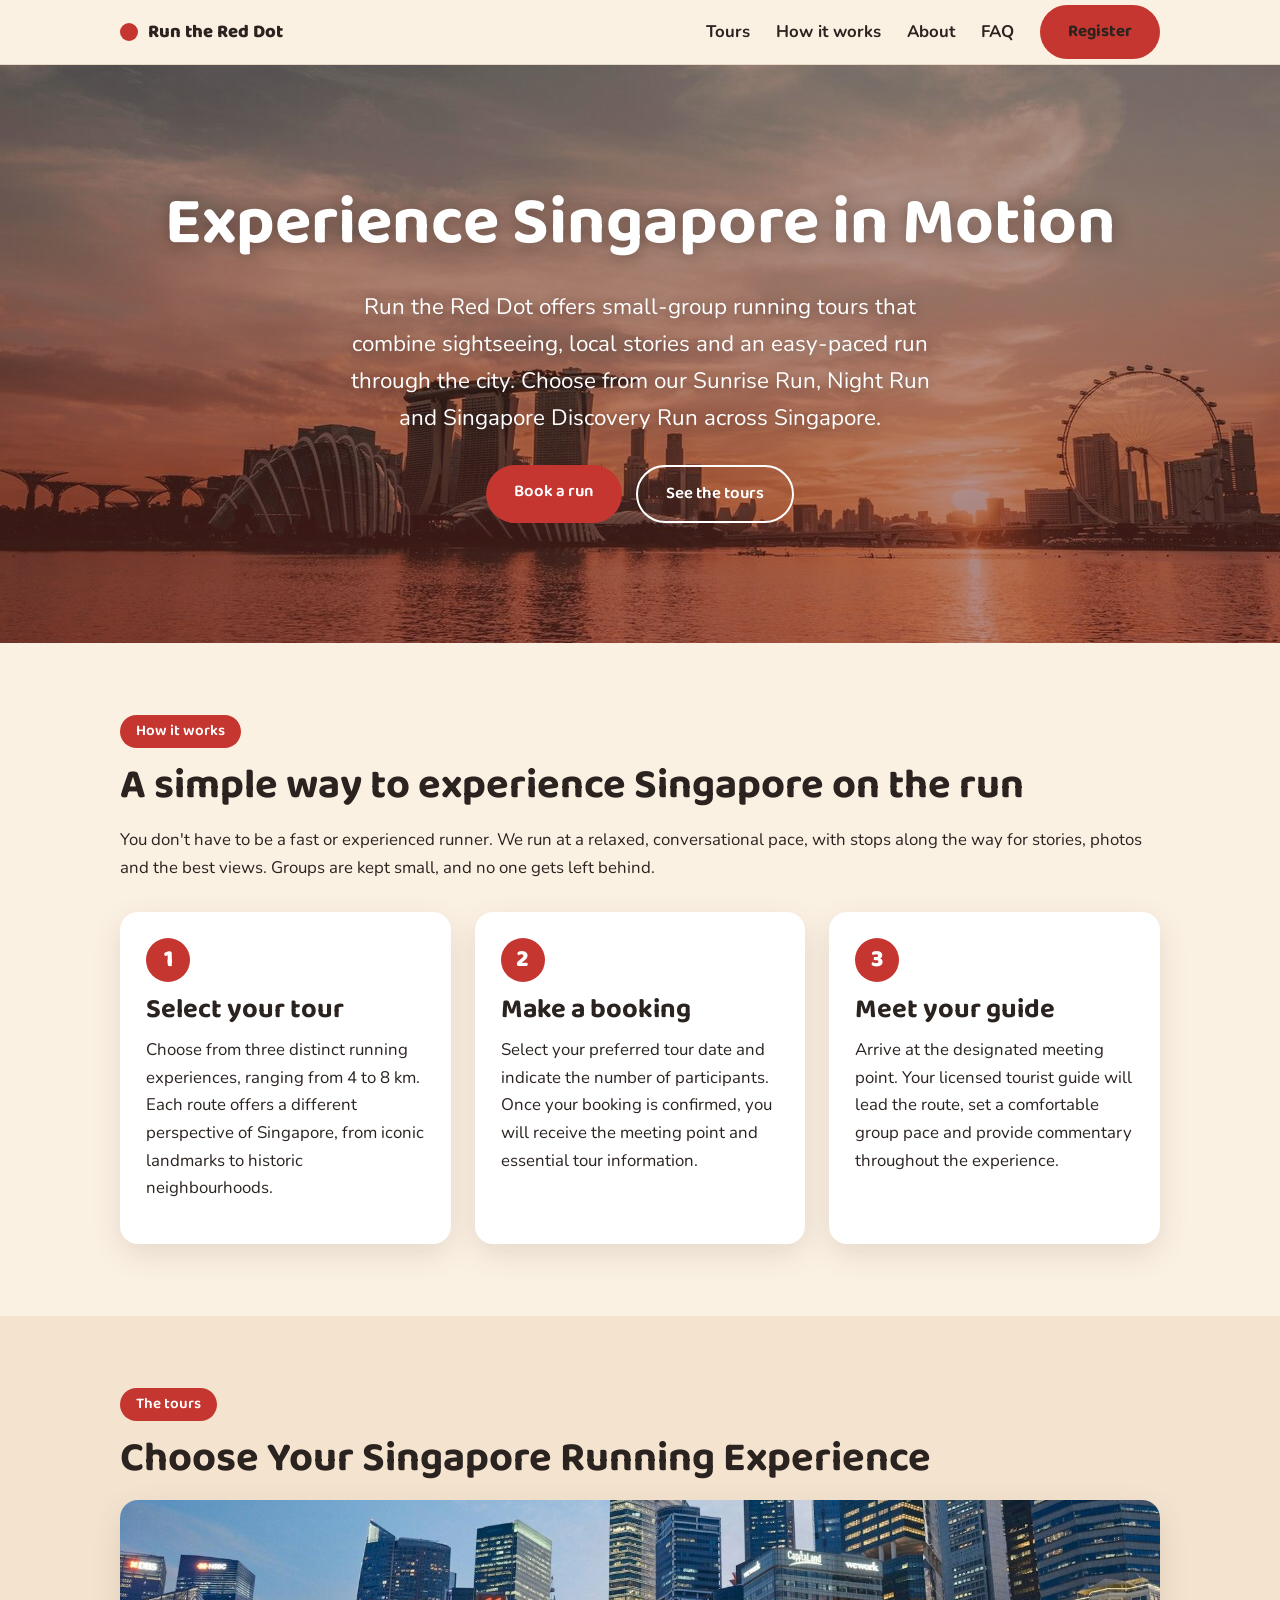
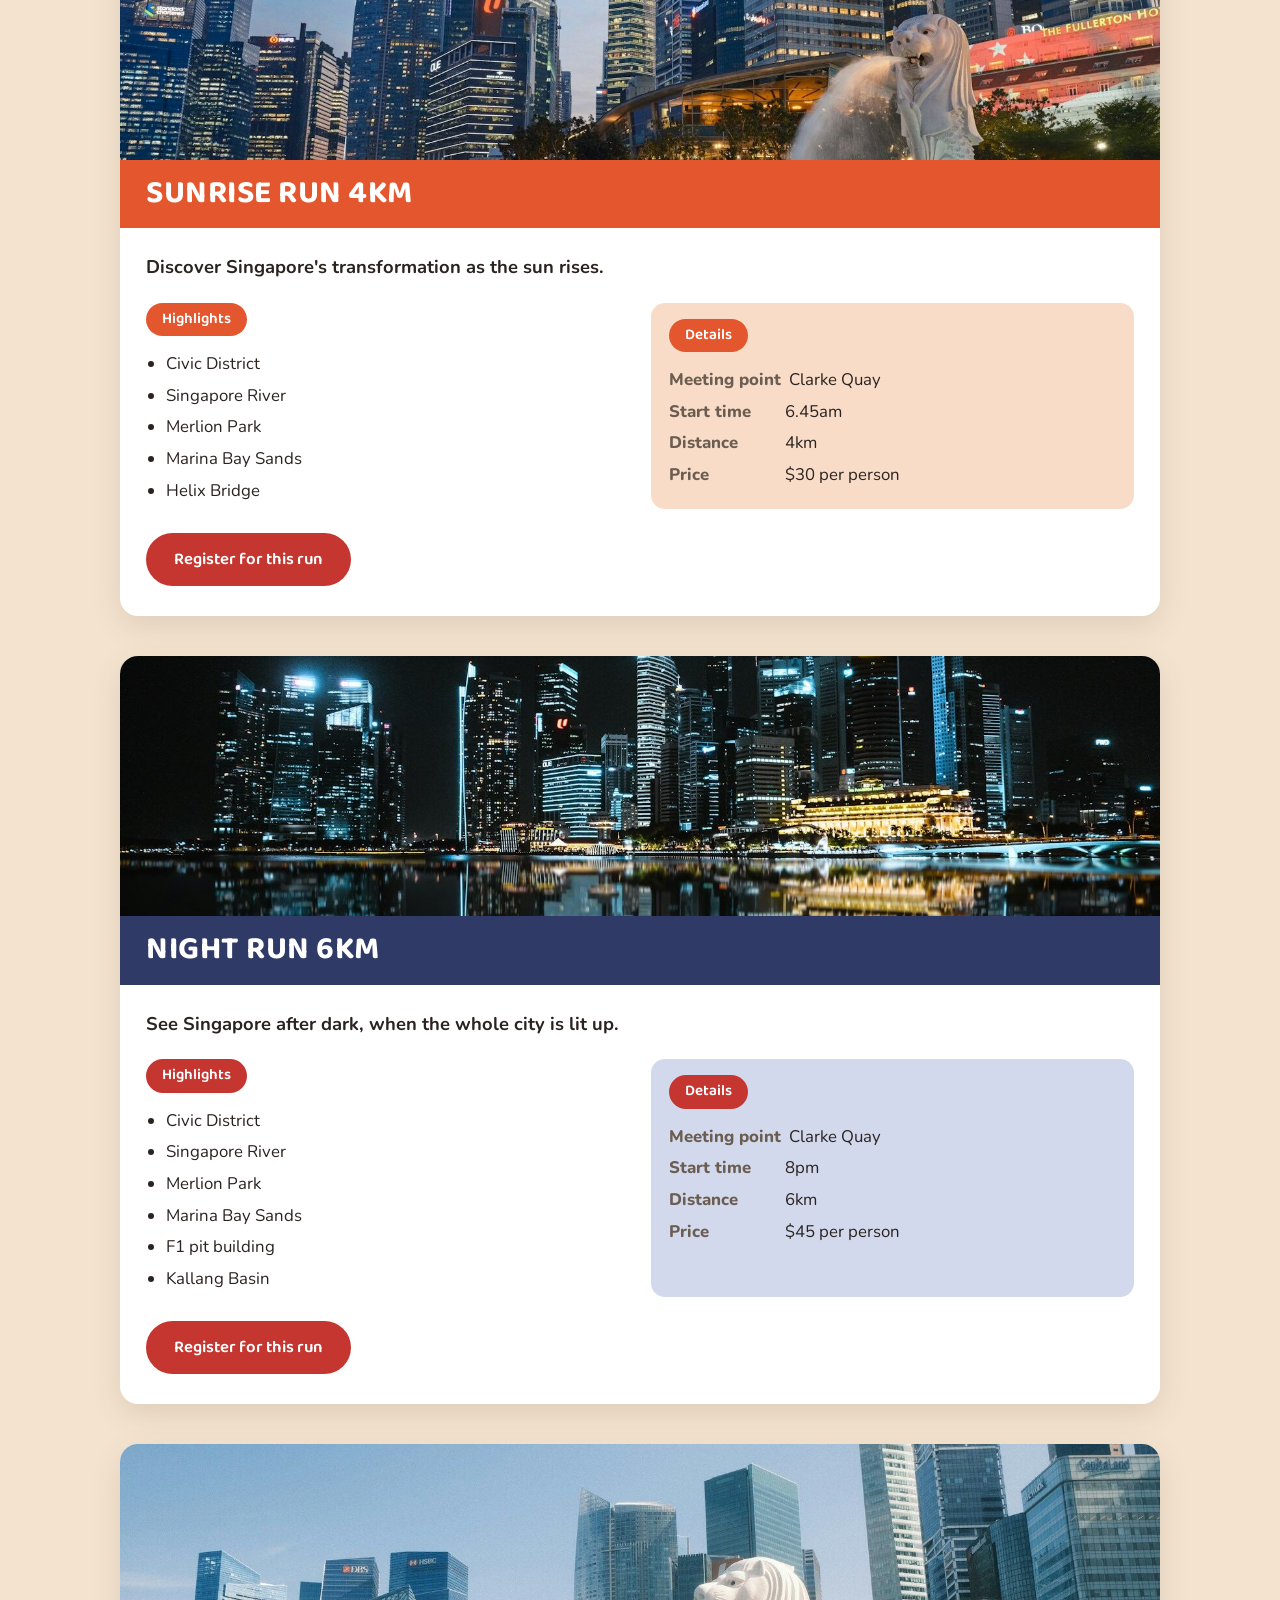
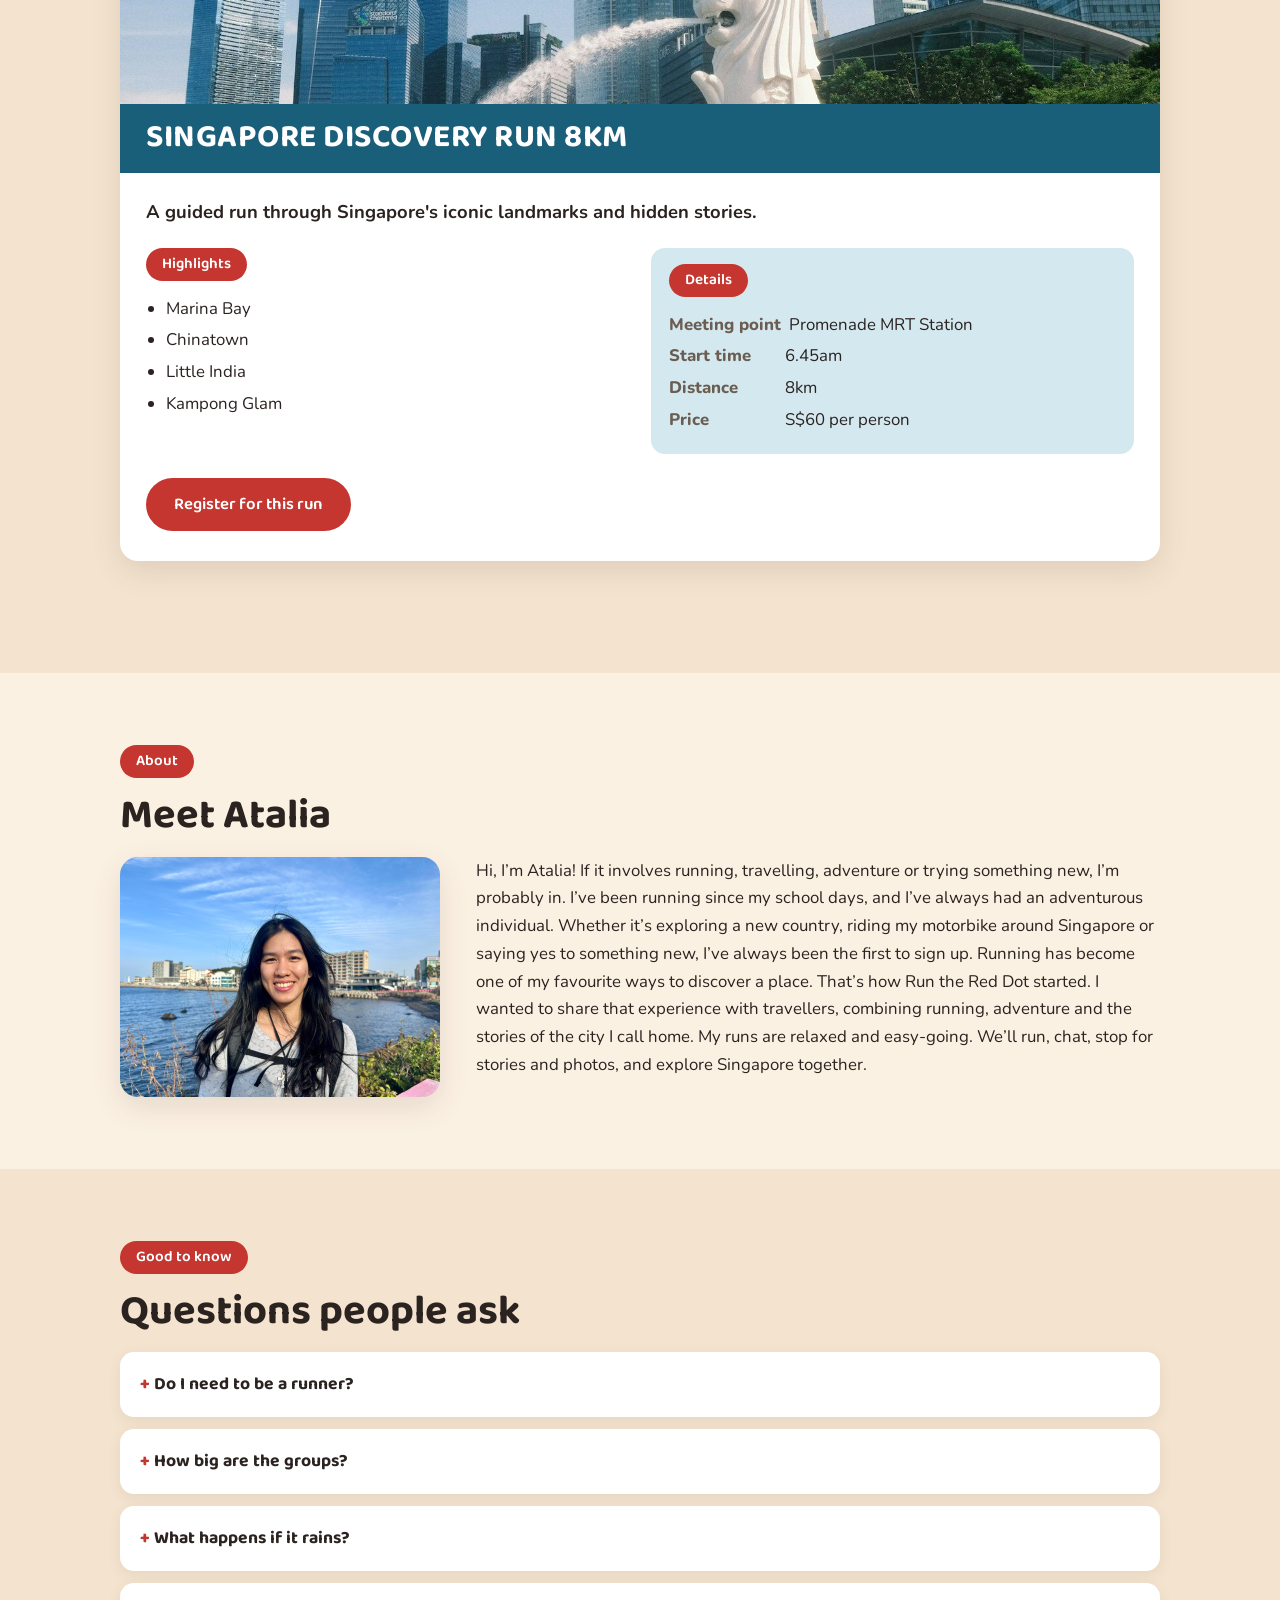
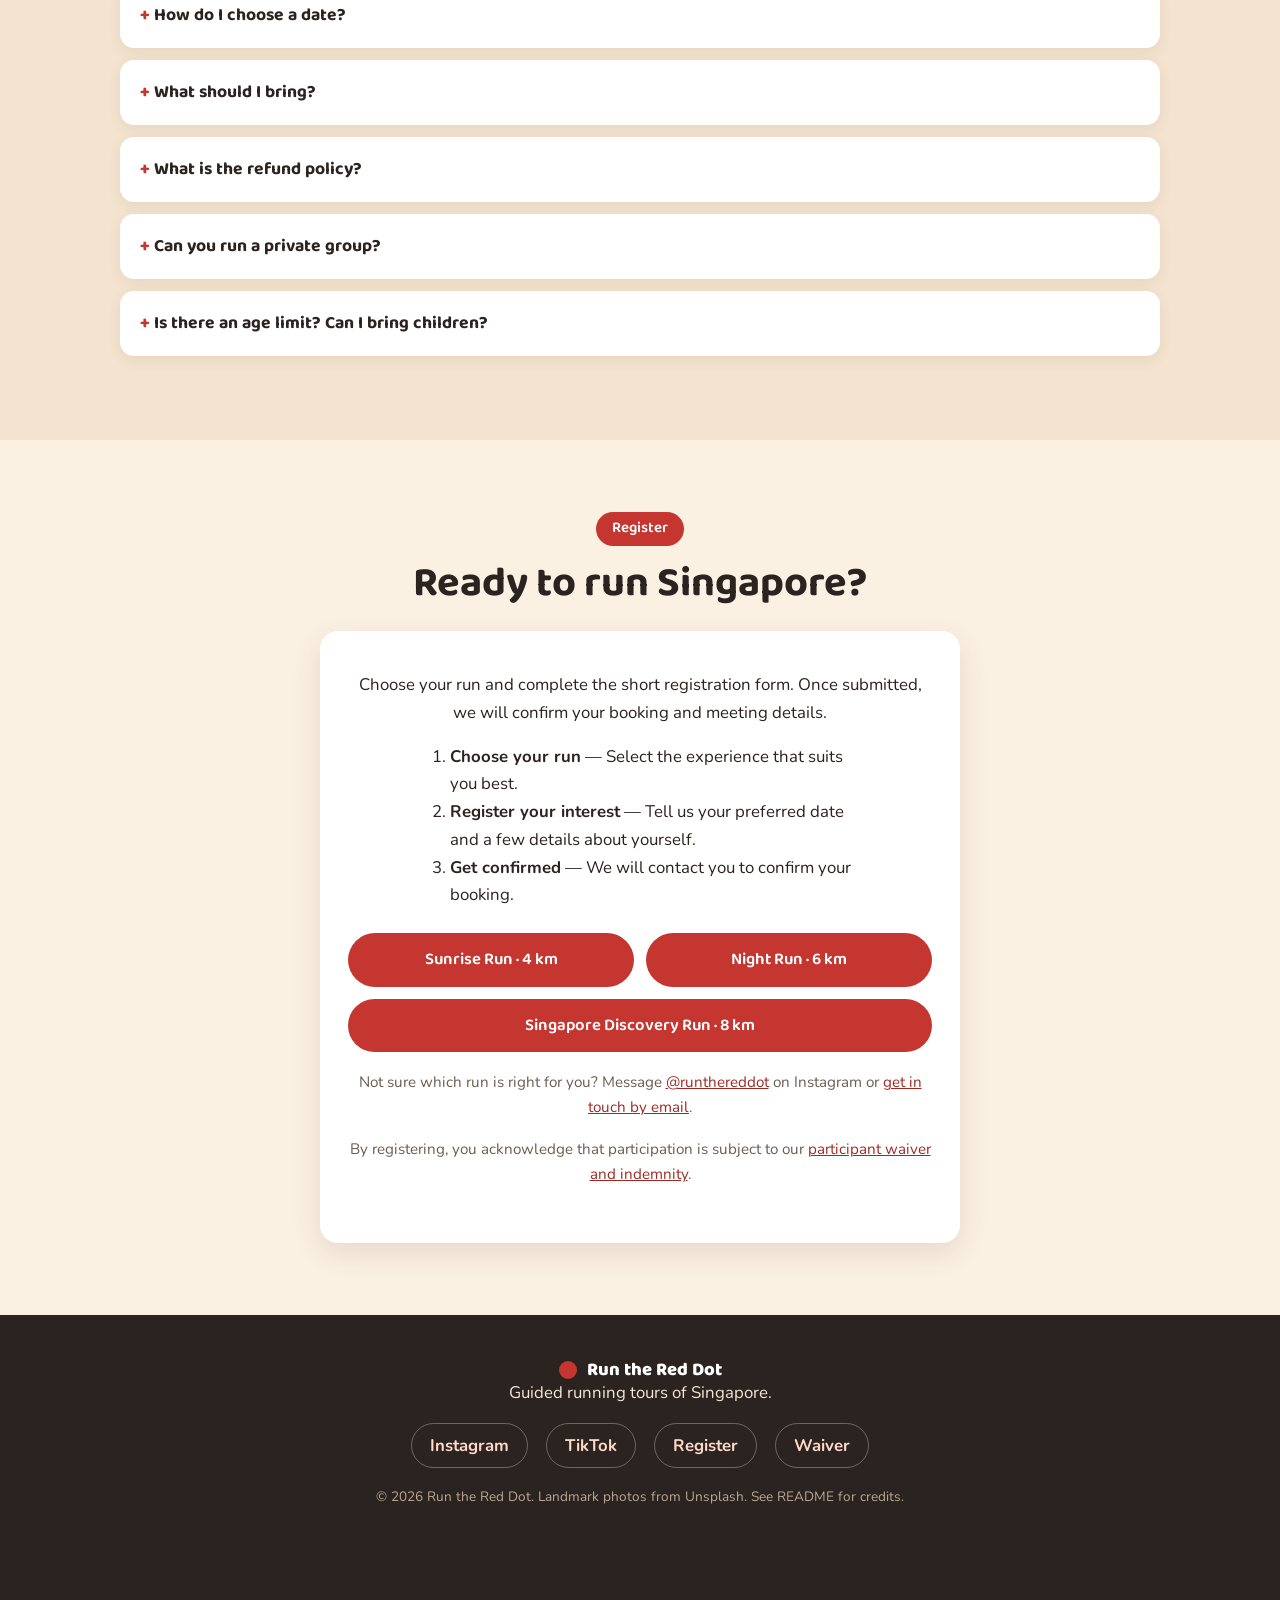
<file: index.html>
<!doctype html>
<html lang="en">
<head>
<meta charset="utf-8">
<meta name="viewport" content="width=device-width, initial-scale=1">
<title>Run the Red Dot | Guided running tours in Singapore</title>
<meta name="description" content="Experience Singapore in Motion. Run the Red Dot offers small-group running tours that combine sightseeing, local stories and an easy-paced run through the city. Choose from our Sunrise Run, Night Run and Singapore Discovery Run across Singapore.">

<!-- Social share preview (WhatsApp, Instagram DMs, etc.)
     og:url and og:image must be full absolute URLs or the link preview shows
     no picture. If the site ever moves to a custom domain, update both. -->
<meta property="og:type" content="website">
<meta property="og:url" content="https://calebcffs.github.io/runthereddot/">
<meta property="og:title" content="Run the Red Dot | Guided running tours of Singapore">
<meta property="og:description" content="See Singapore on the run. Small, beginner-friendly guided running tours through the city, the coast and the stories behind them.">
<meta property="og:image" content="https://calebcffs.github.io/runthereddot/assets/img/og-image.jpg">
<meta name="twitter:card" content="summary_large_image">

<link rel="icon" href="favicon.svg" type="image/svg+xml">

<!-- Fonts. If Atalia tells you which font she used in Canva, swap the family names here and in styles.css. -->
<link rel="preconnect" href="https://fonts.googleapis.com">
<link rel="preconnect" href="https://fonts.gstatic.com" crossorigin>
<link href="https://fonts.googleapis.com/css2?family=Baloo+2:wght@500;600;700;800&family=Nunito:wght@400;600;700;800&display=swap" rel="stylesheet">

<link rel="stylesheet" href="styles.css">
</head>
<body>

<!-- ============ NAV ============ -->
<nav class="nav">
  <div class="wrap">
    <a class="brand" href="#top">
      <span class="dot"></span> Run the Red Dot
    </a>
    <button class="nav-toggle" aria-label="Menu" aria-expanded="false">&#9776;</button>
    <div class="nav-links" id="navLinks">
      <a href="#tours">Tours</a>
      <a href="#how">How it works</a>
      <a href="#about">About</a>
      <a href="#faq">FAQ</a>
      <a class="btn" href="#register">Register</a>
    </div>
  </div>
</nav>

<!-- ============ HERO ============ -->
<header class="hero" id="top">
  <img class="hero-img" src="assets/img/hero-marinabay-sunrise.jpg" alt="Singapore skyline across the water at sunrise">
  <div class="wrap">
    <h1>Experience Singapore in Motion</h1>
    <p class="lead">Run the Red Dot offers small-group running tours that combine sightseeing, local stories and an easy-paced run through the city. Choose from our Sunrise Run, Night Run and Singapore Discovery Run across Singapore.</p>
    <div class="btn-row">
      <a class="btn" href="#register">Book a run</a>
      <a class="btn ghost" href="#tours">See the tours</a>
    </div>
  </div>
</header>

<!-- ============ HOW IT WORKS ============ -->
<section id="how">
  <div class="wrap">
    <span class="pill">How it works</span>
    <h2>A simple way to experience Singapore on the run</h2>
    <p>You don't have to be a fast or experienced runner. We run at a relaxed, conversational pace, with stops along the way for stories, photos and the best views. Groups are kept small, and no one gets left behind.</p>
    <div class="steps">
      <div class="step">
        <div class="num">1</div>
        <h3>Select your tour</h3>
        <p>Choose from three distinct running experiences, ranging from 4 to 8 km. Each route offers a different perspective of Singapore, from iconic landmarks to historic neighbourhoods.</p>
      </div>
      <div class="step">
        <div class="num">2</div>
        <h3>Make a booking</h3>
        <p>Select your preferred tour date and indicate the number of participants. Once your booking is confirmed, you will receive the meeting point and essential tour information.</p>
      </div>
      <div class="step">
        <div class="num">3</div>
        <h3>Meet your guide</h3>
        <p>Arrive at the designated meeting point. Your licensed tourist guide will lead the route, set a comfortable group pace and provide commentary throughout the experience.</p>
      </div>
    </div>
  </div>
</section>

<!-- ============ TOURS ============ -->
<section id="tours" class="tint">
  <div class="wrap">
    <span class="pill">The tours</span>
    <h2>Choose Your Singapore Running Experience</h2>

    <!-- ---- SUNRISE ---- -->
    <article class="tour sunrise">
      <img class="tour-photo" src="assets/img/merlion-alt.jpg" alt="The Merlion and Singapore skyline at first light">
      <div class="tour-head"><h3>Sunrise Run 4km</h3></div>
      <div class="tour-body">
        <p class="tour-tagline">Discover Singapore's transformation as the sun rises.</p>
        <div class="tour-grid">
          <div>
            <span class="pill">Highlights</span>
            <ul>
              <li>Civic District</li>
              <li>Singapore River</li>
              <li>Merlion Park</li>
              <li>Marina Bay Sands</li>
              <li>Helix Bridge</li>
            </ul>
          </div>
          <div class="accentbox">
            <span class="pill">Details</span>
            <div class="detail-row"><span>Meeting point</span><span>Clarke Quay</span></div>
            <div class="detail-row"><span>Start time</span><span>6.45am</span></div>
            <div class="detail-row"><span>Distance</span><span>4km</span></div>
            <div class="detail-row"><span>Price</span><span>$30 per person</span></div>
          </div>
        </div>
        <div class="tour-cta">
          <a class="btn" data-form="sunrise" href="#">Register for this run</a>
        </div>
      </div>
    </article>

    <!-- ---- NIGHT ---- -->
    <article class="tour night">
      <img class="tour-photo" src="assets/img/skyline-night.jpg" alt="Singapore central business district lit up at night">
      <div class="tour-head"><h3>Night Run 6km</h3></div>
      <div class="tour-body">
        <p class="tour-tagline">See Singapore after dark, when the whole city is lit up.</p>
        <div class="tour-grid">
          <div>
            <span class="pill">Highlights</span>
            <ul>
              <li>Civic District</li>
              <li>Singapore River</li>
              <li>Merlion Park</li>
              <li>Marina Bay Sands</li>
              <li>F1 pit building</li>
              <li>Kallang Basin</li>
            </ul>
          </div>
          <div class="accentbox">
            <span class="pill">Details</span>
            <div class="detail-row"><span>Meeting point</span><span>Clarke Quay</span></div>
            <div class="detail-row"><span>Start time</span><span>8pm</span></div>
            <div class="detail-row"><span>Distance</span><span>6km</span></div>
            <div class="detail-row"><span>Price</span><span>$45 per person</span></div>
          </div>
        </div>
        <div class="tour-cta">
          <a class="btn" data-form="night" href="#">Register for this run</a>
        </div>
      </div>
    </article>

    <!-- ---- SINGAPORE DISCOVERY ---- -->
    <article class="tour discovery">
      <img class="tour-photo" src="assets/img/merlion-day.jpg" alt="The Merlion fountain in daylight">
      <div class="tour-head"><h3>Singapore Discovery Run 8km</h3></div>
      <div class="tour-body">
        <p class="tour-tagline">A guided run through Singapore's iconic landmarks and hidden stories.</p>
        <div class="tour-grid">
          <div>
            <span class="pill">Highlights</span>
            <ul>
              <li>Marina Bay</li>
              <li>Chinatown</li>
              <li>Little India</li>
              <li>Kampong Glam</li>
            </ul>
          </div>
          <div class="accentbox">
            <span class="pill">Details</span>
            <div class="detail-row"><span>Meeting point</span><span>Promenade MRT Station</span></div>
            <div class="detail-row"><span>Start time</span><span>6.45am</span></div>
            <div class="detail-row"><span>Distance</span><span>8km</span></div>
            <div class="detail-row"><span>Price</span><span>S$60 per person</span></div>
          </div>
        </div>
        <div class="tour-cta">
          <a class="btn" data-form="discovery" href="#">Register for this run</a>
        </div>
      </div>
    </article>

  </div>
</section>

<!-- ============ ABOUT ============ -->
<section id="about">
  <div class="wrap">
    <span class="pill">About</span>
    <h2>Meet Atalia</h2>
    <div class="about-grid">
      <div class="about-photo">
        <img class="about-photo-img" src="assets/img/ataliapic.jpeg" alt="Atalia, founder of Run the Red Dot">
      </div>
      <div>
        <p>Hi, I’m Atalia!

If it involves running, travelling, adventure or trying something new, I’m probably in.

I’ve been running since my school days, and I’ve always had an adventurous individual. Whether it’s exploring a new country, riding my motorbike around Singapore or saying yes to something new, I’ve always been the first to sign up.

Running has become one of my favourite ways to discover a place.
That’s how Run the Red Dot started. I wanted to share that experience with travellers, combining running, adventure and the stories of the city I call home.

My runs are relaxed and easy-going. We’ll run, chat, stop for stories and photos, and explore Singapore together.</p>
      </div>
    </div>
  </div>
</section>

<!-- ============ FAQ ============ -->
<section id="faq" class="tint">
  <div class="wrap faq">
    <span class="pill">Good to know</span>
    <h2>Questions people ask</h2>

    <details>
      <summary>Do I need to be a runner?</summary>
      <p>No. The pace is relaxed and beginner friendly. You run in short sections and stop often for stories, photos and rest. </p>
    </details>

    <details>
      <summary>How big are the groups?</summary>
      <p>Small. Each run takes up to 8 people so there is time for everyone.</p>
    </details>

    <details>
      <summary>What happens if it rains?</summary>
      <p>The route may be adjusted, shortened, delayed or cancelled because of weather, public events, closures, crowd conditions or safety concerns. We will be in touch by WhatsApp if anything changes.</p>
    </details>

    <details>
      <summary>How do I choose a date?</summary>
      <p>You put your preferred date in the registration form. We will confirm the date and the exact meeting spot with you by WhatsApp.</p>
    </details>

    <details>
      <summary>What should I bring?</summary>
      <p>Running shoes, water, comfortable clothes.</p>
    </details>

    <details>
      <summary>What is the refund policy?</summary>
      <p>Full refund if booking is cancelled 24h before start of tour. </p>
    </details>

    <details>
      <summary>Can you run a private group?</summary>
      <p>Yes, drop us a message and we will get in touch.</p>
    </details>

    <details>
      <summary>Is there an age limit? Can I bring children?</summary>
      <p>As long as your child can run the selected distance.</p>
    </details>
  </div>
</section>

<!-- ============ REGISTER ============ -->
<section class="register" id="register">
  <div class="wrap">
    <span class="pill">Register</span>
    <h2>Ready to run Singapore?</h2>

    <div class="card">
      <p>
        Choose your run and complete the short registration form.
        Once submitted, we will confirm your booking and
        meeting details.
      </p>

      <ol>
        <li><strong>Choose your run</strong> — Select the experience that suits you best.</li>
        <li><strong>Register your interest</strong> — Tell us your preferred date and a few details about yourself.</li>
        <li><strong>Get confirmed</strong> — We will contact you to confirm your booking.</li>
      </ol>

      <div class="form-links">
        <a class="btn" data-form="sunrise" href="#">Sunrise Run · 4 km</a>
        <a class="btn" data-form="night" href="#">Night Run · 6 km</a>
        <a class="btn" data-form="discovery" href="#">Singapore Discovery Run · 8 km</a>
      </div>

      <p class="tour-note" style="margin-top:18px">
        Not sure which run is right for you?
        Message <a href="https://www.instagram.com/runthereddot/">@runthereddot</a>
        on Instagram or <a data-email href="#">get in touch by email</a>.
      </p>

      <p class="tour-note">
        By registering, you acknowledge that participation is subject to our
        <a href="waiver.html">participant waiver and indemnity</a>.
      </p>
    </div>
  </div>
</section>

<!-- ============ FOOTER ============ -->
<footer>
  <div class="wrap">
    <a class="brand" href="#top" style="justify-content:center;color:#fff">
      <span class="dot"></span> Run the Red Dot
    </a>
    <p>Guided running tours of Singapore.</p>
    <div class="social">
      <a href="https://www.instagram.com/runthereddot/">Instagram</a>
      <a href="https://www.tiktok.com/@runthereddot">TikTok</a>
      <a href="#register">Register</a>
      <a href="waiver.html">Waiver</a>
    </div>
    <p class="fine">
      &copy; <span id="year">2026</span> Run the Red Dot.
      Landmark photos from Unsplash. See README for credits.
    </p>
  </div>
</footer>

<!-- ============ STICKY MOBILE CTA ============ -->
<div class="mobile-cta">
  <a class="btn" href="#register">Book a run</a>
</div>

<script src="script.js"></script>
</body>
</html>
</file>
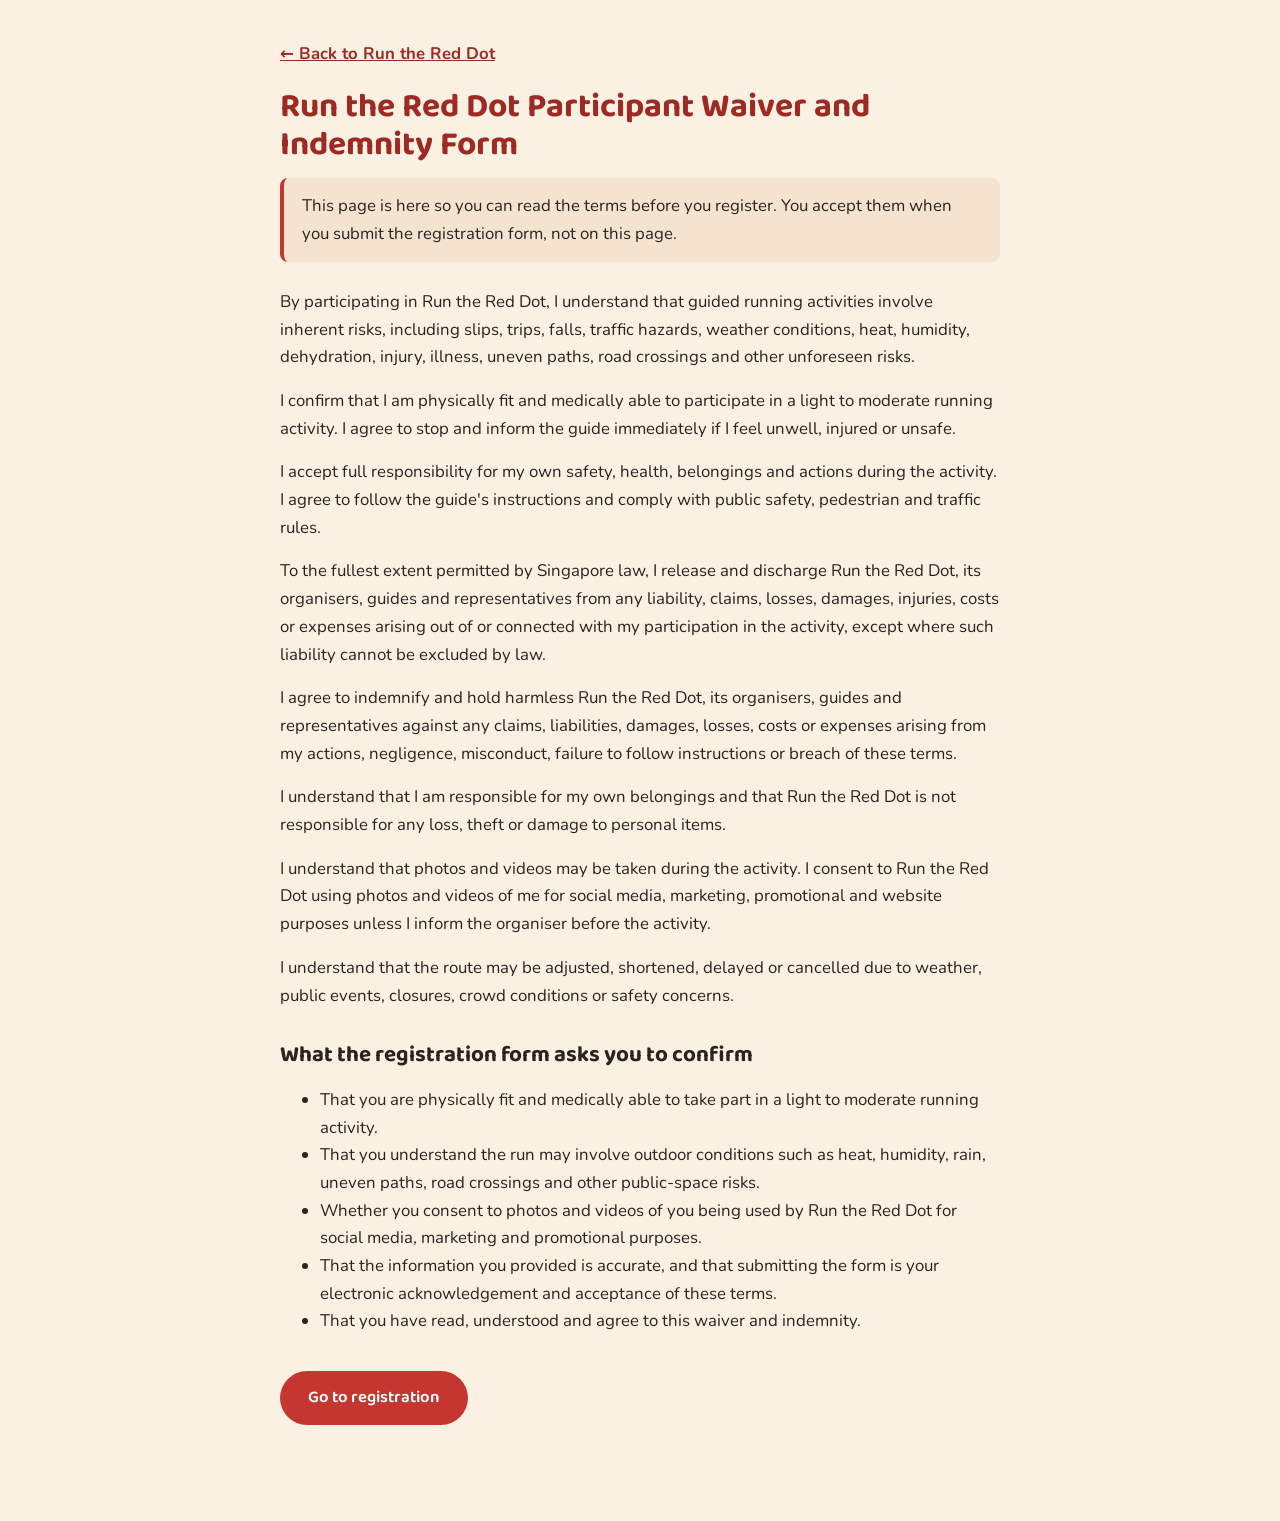
<file: waiver.html>
<!doctype html>
<html lang="en">
<head>
<meta charset="utf-8">
<meta name="viewport" content="width=device-width, initial-scale=1">
<title>Participant Waiver and Indemnity | Run the Red Dot</title>
<meta name="description" content="Run the Red Dot participant waiver and indemnity form. Please read before you register.">
<meta name="robots" content="noindex">
<link rel="icon" href="favicon.svg" type="image/svg+xml">
<link rel="preconnect" href="https://fonts.googleapis.com">
<link rel="preconnect" href="https://fonts.gstatic.com" crossorigin>
<link href="https://fonts.googleapis.com/css2?family=Baloo+2:wght@600;700;800&family=Nunito:wght@400;600;700&display=swap" rel="stylesheet">
<link rel="stylesheet" href="styles.css">
</head>
<body>

<div class="doc">
  <a class="back" href="index.html">&#8592; Back to Run the Red Dot</a>

  <h1>Run the Red Dot Participant Waiver and Indemnity Form</h1>

  <div class="note">
    This page is here so you can read the terms before you register.
    You accept them when you submit the registration form, not on this page.
  </div>

  <p>By participating in Run the Red Dot, I understand that guided running activities involve inherent risks, including slips, trips, falls, traffic hazards, weather conditions, heat, humidity, dehydration, injury, illness, uneven paths, road crossings and other unforeseen risks.</p>

  <p>I confirm that I am physically fit and medically able to participate in a light to moderate running activity. I agree to stop and inform the guide immediately if I feel unwell, injured or unsafe.</p>

  <p>I accept full responsibility for my own safety, health, belongings and actions during the activity. I agree to follow the guide's instructions and comply with public safety, pedestrian and traffic rules.</p>

  <p>To the fullest extent permitted by Singapore law, I release and discharge Run the Red Dot, its organisers, guides and representatives from any liability, claims, losses, damages, injuries, costs or expenses arising out of or connected with my participation in the activity, except where such liability cannot be excluded by law.</p>

  <p>I agree to indemnify and hold harmless Run the Red Dot, its organisers, guides and representatives against any claims, liabilities, damages, losses, costs or expenses arising from my actions, negligence, misconduct, failure to follow instructions or breach of these terms.</p>

  <p>I understand that I am responsible for my own belongings and that Run the Red Dot is not responsible for any loss, theft or damage to personal items.</p>

  <p>I understand that photos and videos may be taken during the activity. I consent to Run the Red Dot using photos and videos of me for social media, marketing, promotional and website purposes unless I inform the organiser before the activity.</p>

  <p>I understand that the route may be adjusted, shortened, delayed or cancelled due to weather, public events, closures, crowd conditions or safety concerns.</p>

  <h2>What the registration form asks you to confirm</h2>
  <ul>
    <li>That you are physically fit and medically able to take part in a light to moderate running activity.</li>
    <li>That you understand the run may involve outdoor conditions such as heat, humidity, rain, uneven paths, road crossings and other public-space risks.</li>
    <li>Whether you consent to photos and videos of you being used by Run the Red Dot for social media, marketing and promotional purposes.</li>
    <li>That the information you provided is accurate, and that submitting the form is your electronic acknowledgement and acceptance of these terms.</li>
    <li>That you have read, understood and agree to this waiver and indemnity.</li>
  </ul>

  <p style="margin-top:36px">
    <a class="btn" href="index.html#register">Go to registration</a>
  </p>
</div>

</body>
</html>
</file>
<file: styles.css>
/* ============================================================
   Run the Red Dot - stylesheet
   Plain CSS, no build step. Edit colours in the :root block.
   ============================================================ */

:root {
  --cream: #fbf1e3; --cream-deep: #f4e4cf; --card: #fff;
  --ink: #2b2320; --ink-soft: #6b5d51; --red: #c4362f; --red-dark: #9e2a24;
  --sunrise: #e4572e; --sunrise-tint: #f8dcc8; --breakfast: #ef9f34; --breakfast-tint: #fbe6c4;
  --night: #2f3a66; --night-tint: #d2d9ec; --nature: #c2632e; --nature-tint: #e9dabf;
  --discovery: #1a5f7a; --discovery-tint: #d4e8f0;
  --radius: 18px; --shadow: 0 10px 30px rgba(70,45,30,.12); --maxw: 1080px;
  --font-head: "Baloo 2", "Trebuchet MS", "Segoe UI", system-ui, sans-serif;
  --font-body: "Nunito", "Segoe UI", system-ui, -apple-system, sans-serif;
}
* { box-sizing: border-box; }
html { scroll-behavior: smooth; scroll-padding-top: 84px; }
body { margin: 0; font-family: var(--font-body); font-size: 1.05rem; line-height: 1.65; color: var(--ink); background: var(--cream); -webkit-font-smoothing: antialiased; }
h1,h2,h3,h4 { font-family: var(--font-head); font-weight: 700; line-height: 1.15; margin: 0 0 .4em; }
h2 { font-size: clamp(1.7rem,4vw,2.6rem); } h3 { font-size: clamp(1.3rem,3vw,1.7rem); }
p { margin: 0 0 1rem; } a { color: var(--red-dark); }
img { max-width: 100%; display: block; }
.wrap { max-width: var(--maxw); margin: 0 auto; padding: 0 20px; }
section { padding: 72px 0; } section.tint { background: var(--cream-deep); }
.pill { display: inline-block; background: var(--red); color: #fff; font-family: var(--font-head); font-weight: 600; font-size: .95rem; padding: 4px 16px; border-radius: 999px; margin-bottom: 14px; }
.btn { display: inline-block; background: var(--red); color: #fff; font-family: var(--font-head); font-weight: 600; font-size: 1.05rem; text-decoration: none; padding: 13px 28px; border-radius: 999px; border: 0; cursor: pointer; transition: transform .12s ease,background .12s ease; }
.btn:hover { background: var(--red-dark); transform: translateY(-2px); } .btn.ghost { background: transparent; color: var(--red-dark); border: 2px solid var(--red); } .btn.ghost:hover { background: var(--red); color: #fff; }
.nav { position: sticky; top: 0; z-index: 50; background: rgba(251,241,227,.95); backdrop-filter: blur(6px); border-bottom: 1px solid rgba(150,110,80,.18); }
.nav .wrap { display: flex; align-items: center; justify-content: space-between; min-height: 64px; }
.brand { display: flex; align-items: center; gap: 10px; font-family: var(--font-head); font-weight: 800; font-size: 1.15rem; color: var(--ink); text-decoration: none; line-height: 1; }
/* The uploaded PNG is a square badge. Keep it small and blend its white canvas into the nav background. */
.brand-logo { display: inline-flex; align-items: center; justify-content: center; width: 72px; height: 64px; overflow: hidden; flex: 0 0 72px; }
.brand-logo img { width: 64px; height: 64px; max-width: none; max-height: none; object-fit: contain; mix-blend-mode: multiply; }
.brand .dot { width: 18px; height: 18px; background: var(--red); border-radius: 50%; flex: none; }
.nav-links { display: flex; align-items: center; gap: 26px; } .nav-links a { color: var(--ink); text-decoration: none; font-weight: 700; } .nav-links a:hover { color: var(--red-dark); }
.nav-toggle { display: none; background: none; border: 0; font-size: 1.6rem; cursor: pointer; color: var(--ink); }
.hero { position: relative; color: #fff; text-align: center; padding: 0; } .hero-img { position: absolute; inset: 0; width: 100%; height: 100%; object-fit: cover; z-index: -2; }
.hero::after { content: ""; position: absolute; inset: 0; background: linear-gradient(180deg,rgba(40,25,20,.35),rgba(120,40,30,.55)); z-index: -1; }
.hero .wrap { padding-top: 120px; padding-bottom: 120px; } .hero h1 { font-size: clamp(2.4rem,7vw,4.2rem); text-shadow: 0 2px 18px rgba(0,0,0,.35); }
.hero p.lead { font-size: clamp(1.1rem,2.5vw,1.4rem); max-width: 620px; margin: 0 auto 28px; text-shadow: 0 2px 12px rgba(0,0,0,.4); }
.hero .btn-row { display: flex; gap: 14px; justify-content: center; flex-wrap: wrap; } .hero .btn.ghost { color: #fff; border-color: #fff; } .hero .btn.ghost:hover { background: #fff; color: var(--red-dark); }
.steps { display: grid; grid-template-columns: repeat(3,1fr); gap: 24px; margin-top: 30px; } .step { background: var(--card); border-radius: var(--radius); padding: 26px; box-shadow: var(--shadow); }
.step .num { font-family: var(--font-head); font-weight: 800; font-size: 1.5rem; color: #fff; background: var(--red); width: 44px; height: 44px; border-radius: 50%; display: flex; align-items: center; justify-content: center; margin-bottom: 12px; }
.tour { background: var(--card); border-radius: var(--radius); overflow: hidden; box-shadow: var(--shadow); margin-bottom: 40px; } .tour-photo { width: 100%; height: 260px; object-fit: cover; }
.tour-head { color: #fff; padding: 16px 26px; } .tour-head h3 { margin: 0; font-size: clamp(1.4rem,3.4vw,2rem); letter-spacing: .5px; text-transform: uppercase; }
.tour-body { padding: 24px 26px 30px; } .tour-tagline { font-size: 1.15rem; font-weight: 700; margin-bottom: 20px; } .tour-grid { display: grid; grid-template-columns: 1fr 1fr; gap: 22px; }
.tour-grid .pill { background: var(--red); } .tour ul { margin: 0; padding-left: 20px; } .tour ul li { margin-bottom: 4px; }
.detail-row { display: flex; gap: 8px; margin-bottom: 4px; } .detail-row span:first-child { font-weight: 800; min-width: 108px; color: var(--ink-soft); }
.tour-cta { margin-top: 24px; } .tour-note { font-size: .95rem; color: var(--ink-soft); margin-top: 14px; }
.tour.sunrise .tour-head { background: var(--sunrise); } .tour.sunrise .tour-body .pill,.tour.sunrise .step .num { background: var(--sunrise); }
.tour.breakfast .tour-head { background: var(--breakfast); } .tour.night .tour-head { background: var(--night); } .tour.nature .tour-head { background: var(--nature); } .tour.discovery .tour-head { background: var(--discovery); }
.tour.sunrise .accentbox { background: var(--sunrise-tint); } .tour.breakfast .accentbox { background: var(--breakfast-tint); } .tour.night .accentbox { background: var(--night-tint); } .tour.nature .accentbox { background: var(--nature-tint); } .tour.discovery .accentbox { background: var(--discovery-tint); }
.accentbox { border-radius: 14px; padding: 16px 18px; }
.about-grid { display: grid; grid-template-columns: 320px 1fr; gap: 36px; align-items: start; } .about-photo { border-radius: var(--radius); overflow: hidden; box-shadow: var(--shadow); background: var(--cream-deep); }
.placeholder { display: flex; align-items: center; justify-content: center; text-align: center; padding: 30px; font-family: var(--font-head); font-weight: 600; color: var(--ink-soft); background: repeating-linear-gradient(45deg,var(--cream-deep),var(--cream-deep) 14px,#efdcc2 14px,#efdcc2 28px); min-height: 260px; }
.faq details { background: var(--card); border-radius: 14px; padding: 4px 20px; margin-bottom: 12px; box-shadow: 0 4px 14px rgba(70,45,30,.08); } .faq summary { font-family: var(--font-head); font-weight: 700; font-size: 1.1rem; padding: 14px 0; cursor: pointer; list-style: none; }
.faq summary::-webkit-details-marker { display: none; } .faq summary::before { content: "+ "; color: var(--red); font-weight: 800; } .faq details[open] summary::before { content: "\2013 "; } .faq .todo { color: var(--red-dark); font-style: italic; }
.register { text-align: center; } .register .card { background: var(--card); border-radius: var(--radius); box-shadow: var(--shadow); padding: 40px 28px; max-width: 640px; margin: 24px auto 0; }
.register ol { text-align: left; max-width: 460px; margin: 0 auto 24px; } .form-links { display: flex; flex-wrap: wrap; gap: 12px; justify-content: center; } .form-links .btn { flex: 1 1 200px; }
footer { background: var(--ink); color: #f3e7d8; padding: 46px 0 90px; text-align: center; } footer a { color: #ffd9c9; } .social { display: flex; gap: 18px; justify-content: center; margin: 16px 0; flex-wrap: wrap; }
.social a { text-decoration: none; font-weight: 700; border: 1px solid rgba(255,255,255,.3); padding: 8px 18px; border-radius: 999px; } .social a:hover { background: rgba(255,255,255,.1); } footer .fine { font-size: .85rem; color: #b9a894; margin-top: 18px; }
.mobile-cta { display: none; position: fixed; left: 0; right: 0; bottom: 0; z-index: 60; background: rgba(251,241,227,.97); border-top: 1px solid rgba(150,110,80,.25); padding: 10px 16px; text-align: center; } .mobile-cta .btn { width: 100%; }
.doc { max-width: 760px; margin: 0 auto; padding: 40px 20px 80px; } .doc h1 { color: var(--red-dark); } .doc h2 { font-size: 1.4rem; margin-top: 34px; } .doc .back { display: inline-block; margin-bottom: 20px; font-weight: 700; }
.doc .note { background: var(--cream-deep); border-left: 4px solid var(--red); padding: 14px 18px; border-radius: 8px; margin-bottom: 26px; }
@media (max-width: 860px) { .steps { grid-template-columns: 1fr; } .about-grid { grid-template-columns: 1fr; } .tour-grid { grid-template-columns: 1fr; } }
@media (max-width: 680px) {
  section { padding: 52px 0; } .nav-links { display: none; position: absolute; top: 64px; left: 0; right: 0; flex-direction: column; gap: 0; background: var(--cream); border-bottom: 1px solid rgba(150,110,80,.2); padding: 8px 0; }
  .nav-links.open { display: flex; } .nav-links a { padding: 12px 20px; width: 100%; } .nav-links .btn { margin: 10px 20px; text-align: center; } .nav-toggle { display: block; } .mobile-cta { display: block; }
  body { padding-bottom: 68px; } .hero .wrap { padding-top: 80px; padding-bottom: 80px; } .brand-logo { width: 58px; height: 56px; flex-basis: 58px; } .brand-logo img { width: 52px; height: 52px; }
}
</file>
